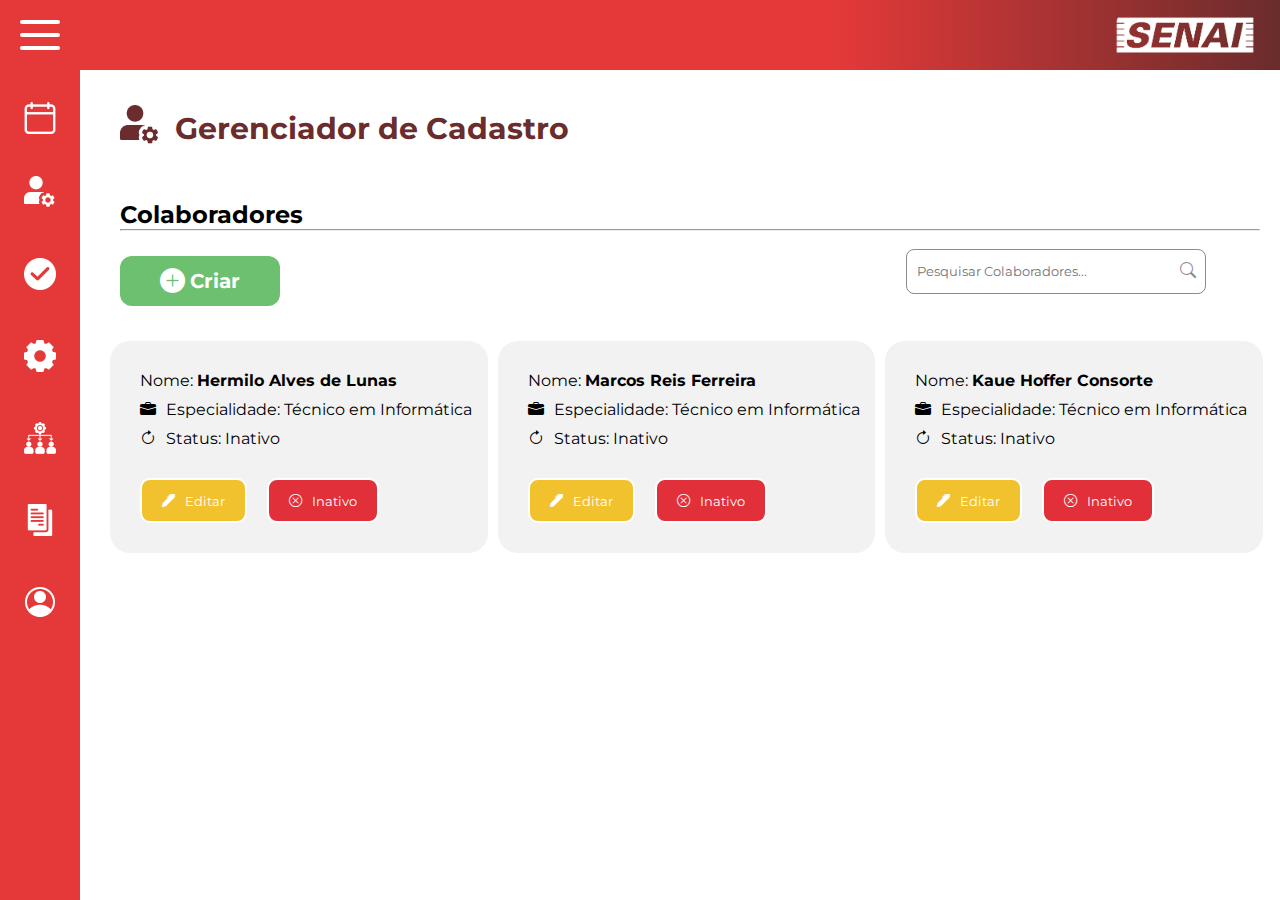
<file: cadastros/cadastro_docentes.html>
<!DOCTYPE html>
<html lang="pt-br">

<head>
    <meta charset="UTF-8">
    <meta name="viewport" content="width=device-width, initial-scale=1.0">
    <title>Gerenciador-SENAI</title>
    <link rel="stylesheet" href="../css/gerenciar_cadastro.css">
    <meta name="viewport" content="initial-scale=1, width=device-width" />
    <link href="https://cdn.jsdelivr.net/npm/bootstrap@5.3.8/dist/css/bootstrap.min.css" rel="stylesheet"
        integrity="sha384-sRIl4kxILFvY47J16cr9ZwB07vP4J8+LH7qKQnuqkuIAvNWLzeN8tE5YBujZqJLB" crossorigin="anonymous">
    <link rel="stylesheet" href="https://cdn.jsdelivr.net/npm/bootstrap-icons@1.13.1/font/bootstrap-icons.min.css">
</head>

<body>
    <header>
        <div class="menu-box" id="menu-btn">
            <span></span>
            <span></span>
            <span></span>
        </div>
        <img class="logo_senai" src="../assets/logo_senai.png" alt="Logo SENAI">
    </header>

    <nav class="sidebar" id="sidebar">
        <ul>
            <li>
                <a href="#">
                    <img src="../assets/calendar.png" alt="Ícone de calendário">
                    <span class="menu-texto">Calendário<br></span>
                </a>
            </li>
            <li>
                <a href="#">
                    <img src="../assets/profile.png" alt="Ícone de perfil">
                    <span class="menu-texto">Gerenciar<br>Cadastros</span>
                </a>
            </li>
            <li>
                <a href="#">
                    <img src="../assets/checked.png" alt="Ícone de check">
                    <span class="menu-texto">Validação<br>de Turmas</span>
                </a>
            </li>
            <li>
                <a href="#">
                    <img src="../assets/gear.png" alt="Ícone de engrenagem">
                    <span class="menu-texto">Ferramentas<br>de Gestão</span>
                </a>
            </li>
            <li>
                <a href="#">
                    <img src="../assets/alocacao.png" alt="Ícone de alocação">
                    <span class="menu-texto">Alterar<br>Alocações</span>
                </a>
            </li>
            <li>
                <a href="#">
                    <img src="../assets/report (1).png" alt="Ícone de relatório">
                    <span class="menu-texto">Gerar<br>Relatórios</span>
                </a>
            </li>
            <li>
                <a href="#">
                    <img src="../assets/account.png" alt="Ícone de conta">
                    <span class="menu-texto">Meu<br>Perfil</span>
                </a>
            </li>
        </ul>
    </nav>

    <main id="conteudo-cadastro">
        <div class="titulos">
            <div class="gerenciar-titulo">
                <img src="../assets/profile_red.png" alt="icone_person">
                <h1>Gerenciador de Cadastro</h1>
            </div>
            <div class="Colaborador">
                <h2>Colaboradores</h2>
                <hr>
            </div>
            <div class="sub_titulos">
                <div class="adiconar">
                    <button id="abrirModal" class="adicionar_button"><i class="bi bi-plus-circle-fill"></i>
                        Criar</button>
                </div>
                <div class="pesquisa">
                    <input type="text" name="" id="searchInput" placeholder="Pesquisar Colaboradores...">
                    <span class="icon_pesquisa">
                        <i class="bi bi-search"></i>
                    </span>
                </div>
            </div>
        </div>
        <div class="conteudo_colaborador">
            <div class="info_colaborador">
                <div class="conteudo">
                    <p class="nome">Nome: <b>Hermilo Alves de Lunas </b></p>
                    <p class="especialidade"> <b><i class="bi bi-briefcase-fill"></i></b>Especialidade: Técnico em Informática</p>
                    <p class="status"><b><i class="bi bi-arrow-clockwise" id="status_para"></i></b>Status: Inativo</p>
                </div>
                <div class="funcoes">
                    <button class="editar_colaborador"><i class="bi bi-pen-fill"></i>Editar </button>
                    <button class="status_colaborador inativo"><i class="bi bi-x-circle"></i>Inativo</button>
                </div>
            </div>
            <div class="info_colaborador">
                <div class="conteudo">
                    <p class="nome">Nome: <b>Marcos Reis Ferreira</b></p>
                    <p class="especialidade"> <b><i class="bi bi-briefcase-fill"></i></b>Especialidade: Técnico em Informática</p>
                    <p class="status"><b><i class="bi bi-arrow-clockwise" id="status_para"></i></b>Status: Inativo</p>
                </div>
                <div class="funcoes">
                    <button class="editar_colaborador"><i class="bi bi-pen-fill"></i>Editar </button>
                    <button class="status_colaborador inativo"><i class="bi bi-x-circle"></i>Inativo</button>
                </div>
            </div>
            <div class="info_colaborador">
                <div class="conteudo">
                    <p class="nome">Nome: <b>Kaue Hoffer Consorte</b></p>
                    <p class="especialidade"> <b><i class="bi bi-briefcase-fill"></i></b>Especialidade: Técnico em Informática</p>
                    <p class="status"><b><i class="bi bi-arrow-clockwise" id="status_para"></i></b>Status: Inativo</p>
                </div>
                <div class="funcoes">
                    <button class="editar_colaborador"><i class="bi bi-pen-fill"></i>Editar </button>
                    <button class="status_colaborador inativo"><i class="bi bi-x-circle"></i>Inativo</button>
                </div>
            </div>
        </div>
    </main>

    <div id="modalCriar" class="modal">
        <div class="modal-content">
            <span class="close" data-modal="modalCriar"><i class="bi bi-x-circle"></i></span>
            <div class="header-container">
                <h2>Criar Colaborador</h2>
                <div class="header-underline"></div>
            </div>
            <p>Preencha os campos abaixo para realizar o cadastro de um novo colaborador.</p>
            <div class="input-group">
                <input type="text" id="addNome" placeholder="Nome do Colaborador">
                <input type="text" id="addEspecialidade" placeholder="Especialidades">
                <label for="cor_curso" class="label-cor">
                    Escolha sua cor
                    <div id="cor-quadrado" class="cor-quadrado"></div>
                    <input type="color" id="cor_curso" class="input-cor-oculto">
                </label>
                <div class="status_ambiente">
                    <label>
                        <input type="radio" name="status_ambiente" value="1" checked> Ativo
                    </label>
                    <label>
                        <input type="radio" name="status_ambiente" value="0"> Inativo
                    </label>
                </div>
                <select name="" id="">
                    <option value="Tipo Colaborador"></option>
                </select>
            </div>
            <div class="button-container">
                <button class="btn-criar">Criar</button>
            </div>
        </div>
    </div>

    <div id="modalEditar" class="modal">
        <div class="modal-content">
            <span class="close" data-modal="modalEditar"><i class="bi bi-x-circle"></i></span>
            <div class="header-container">
                <h2>Editar Colaborador</h2>
                <div class="header-underline"></div>
            </div>
            <p>Altere os campos abaixo para atualizar o cadastro do olaboradores.</p>
            <forms action="" class="input-group">
                <input type="text" id="editNome" placeholder="Nome">
                <input type="text" id="editEspecialidade" placeholder="Especialidade">
               
            <div class="button-container">
                <button id="salvarEdicao" class="btn-salvar">Salvar</button>
            </div>
        </forms>
        </div>
    </div>

    <script src="../script/script_docentes.js"></script>
    <script src="https://cdn.jsdelivr.net/npm/bootstrap@5.3.8/dist/js/bootstrap.bundle.min.js"
        integrity="sha384-FKyoEForCGlyvwx9Hj09JcYn3nv7wiPVlz7YYwJrWVcXK/BmnVDxM+D2scQbITxI"
        crossorigin="anonymous"></script>

</body>

</html>
</file>
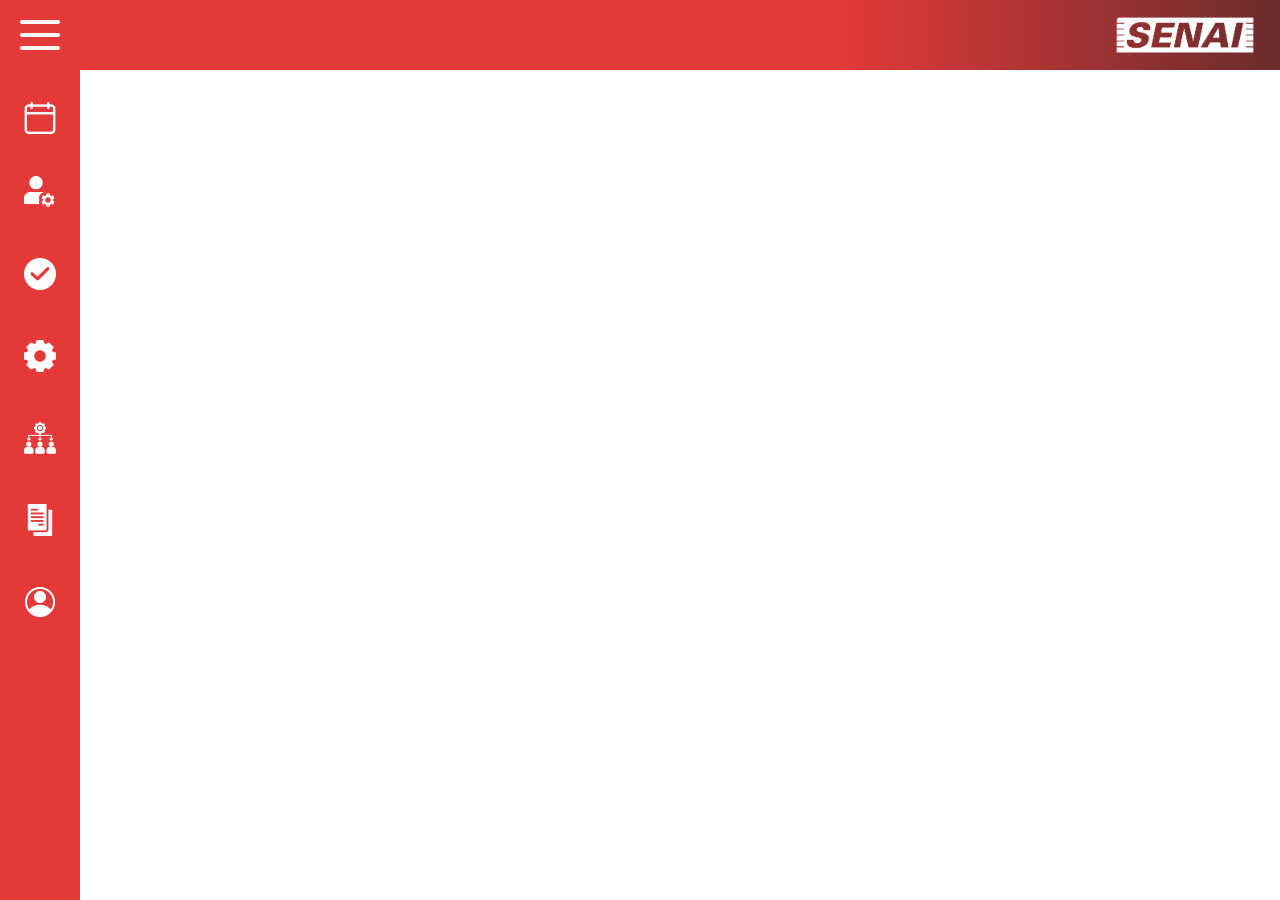
<file: cadastros/profile.html>
<!DOCTYPE html>
<html lang="pt-br">
<head>
    <meta charset="UTF-8">
    <meta name="viewport" content="width=device-width, initial-scale=1.0">
    <title>Gerenciador-SENAI</title>
    <link rel="stylesheet" href="../css/gerenciar_cadastro.css">
    <meta name="viewport" content="initial-scale=1, width=device-width" />
    <link href="https://cdn.jsdelivr.net/npm/bootstrap@5.3.8/dist/css/bootstrap.min.css" rel="stylesheet"
        integrity="sha384-sRIl4kxILFvY47J16cr9ZwB07vP4J8+LH7qKQnuqkuIAvNWLzeN8tE5YBujZqJLB" crossorigin="anonymous">
    <link rel="stylesheet" href="https://cdn.jsdelivr.net/npm/bootstrap-icons@1.13.1/font/bootstrap-icons.min.css">
</head>
<body>
    <header>
        <div class="menu-box" id="menu-btn">
            <span></span>
            <span></span>
            <span></span>
        </div>
        <img class="logo_senai" src="../assets/logo_senai.png" alt="Logo SENAI">
    </header>

    <nav class="sidebar" id="sidebar">
        <ul>
            <li>
                <a href="#">
                    <img src="../assets/calendar.png" alt="Ícone de calendário">
                    <span class="menu-texto">Calendário<br></span>
                </a>
            </li>
            <li>
                <a href="#">
                    <img src="../assets/profile.png" alt="Ícone de perfil">
                    <span class="menu-texto">Gerenciar<br>Cadastros</span>
                </a>
            </li>
            <li>
                <a href="#">
                    <img src="../assets/checked.png" alt="Ícone de check">
                    <span class="menu-texto">Validação<br>de Turmas</span>
                </a>
            </li>
            <li>
                <a href="#">
                    <img src="../assets/gear.png" alt="Ícone de engrenagem">
                    <span class="menu-texto">Ferramentas<br>de Gestão</span>
                </a>
            </li>
            <li>
                <a href="#">
                    <img src="../assets/alocacao.png" alt="Ícone de alocação">
                    <span class="menu-texto">Alterar<br>Alocações</span>
                </a>
            </li>
            <li>
                <a href="#">
                    <img src="../assets/report (1).png" alt="Ícone de relatório">
                    <span class="menu-texto">Gerar<br>Relatórios</span>
                </a>
            </li>
            <li>
                <a href="#">
                    <img src="../assets/account.png" alt="Ícone de conta">
                    <span class="menu-texto">Meu<br>Perfil</span>
                </a>
            </li>
        </ul>
    </nav>
    
</body>
</html>
</file>
<file: css/gerenciar_cadastro.css>
@import url('https://fonts.googleapis.com/css2?family=Montserrat:ital,wght@0,100..900;1,100..900&display=swap');

 * {
     padding: 0;
     margin: 0;
     box-sizing: border-box;
     font-family: Montserrat, sans-serif;
 }

 body {
     width: 100vw;
     height: 100vh;
     overflow-x: hidden;
 }

 header {
     width: 100%;
     height: 70px;
     background: linear-gradient(to right, #e53939 65%, #6a2c2c 100%);
     display: flex;
     align-items: center;
     justify-content: space-between;
     padding: 0 20px;
     position: fixed;
     top: 0;
     left: 0;
     z-index: 100;
 }

 .logo_senai {
     width: 150px;
 }

 .menu-box {
     width: 40px;
     height: 30px;
     display: flex;
     flex-direction: column;
     justify-content: space-between;
     cursor: pointer;
     z-index: 10;
 }

 .menu-box span {
     display: block;
     height: 4px;
     width: 100%;
     background: white;
     border-radius: 2px;
     transition: all 0.3s ease-in-out;
 }

 .menu-box.active span:nth-child(1) {
     transform: rotate(45deg) translate(7px, 7px);
 }

 .menu-box.active span:nth-child(2) {
     opacity: 0;
 }

 .menu-box.active span:nth-child(3) {
     transform: rotate(-45deg) translate(11px, -12px);
 }

 .sidebar {
     position: fixed;
     top: 70px;
     left: 0;
     width: 80px;
     height: calc(100% - 70px);
     background: #e53939;
     transition: width 0.3s ease-in-out;
     z-index: 5;
     overflow-x: hidden;
 }

 .sidebar.active {
     width: 250px;
 }

 .sidebar ul {
     list-style: none;
     padding: 0;
 }

 .sidebar ul li {
     border-bottom: 2px solid transparent;
     transition: border-color 0.3s ease-in-out;
 }

 .sidebar.active ul li {
     border-bottom-color: white;
 }

 .sidebar ul li:last-child {
     border-bottom: none;
 }

 .sidebar ul li a {
     text-decoration: none;
     color: white;
     display: flex;
     align-items: center;
     justify-content: flex-start;
     height: 80px;
     padding: 0 15px;
     transition: background 0.2s, padding-left 0.3s ease-in-out;
     font-size: 18px;
     position: relative;
     overflow: hidden;
 }

 .sidebar ul li:first-child a {
     padding-top: 15px;
 }

 .sidebar:not(.active) ul li a {
     padding-left: 24px;
 }

 .sidebar ul li a:hover {
     background-color: #c42a2a;
 }

 .sidebar img {
     width: 32px;
     min-width: 32px;
     height: 32px;
     margin-right: 0;
     transition: margin-right 0.3s ease-in-out;
 }

 .sidebar.active img {
     margin-right: 15px;
 }

 .menu-texto {
     opacity: 0;
     width: 0;
     pointer-events: none;
     transition: opacity 0.2s ease-in-out, width 0.3s ease-in-out;
 }

 .sidebar.active .menu-texto {
     opacity: 1;
     width: auto;
     pointer-events: auto;
     line-height: 1.3;
 }

 main {
     transition: margin-left 0.3s ease-in-out;
     padding-top: 90px;
     padding-left: 20px;
     margin-left: 80px;
     display: flex;
     flex-direction: column;
 }

 main.push {
     margin-left: 250px;
 }

 .titulos {
     margin: 20px;
 }

 .gerenciar-titulo {
     height: 90px;
     width: 100%;
     color: #6a2c2c;
     display: flex;
     justify-content: start;
     gap: 15px;
 }

 .gerenciar-titulo h1 {
     font-weight: 700;
     font-size: 30px;
 }

 .gerenciar-titulo img {
     position: relative;
     bottom: 5px;
     width: 40px;
     height: 40px;
 }

 .colaborador {
     display: flex;
     flex-direction: column;
     color: #8C8C8C;
     font-weight: 700;
     font-size: 20px;
 }

 .colaborador h2 {
     margin-bottom: 0;
 }

 .colaborador hr {
     border: none;
     border-top: 4px solid #000000;
     width: 30%;
     border-radius: 10px;
 }

 .sub_titulos {
     width: 97%;
     height: 80px;
     display: flex;
     justify-content: space-between;
     align-items: center;
 }

 .adicionar_button {
     height: 50px;
     width: 160px;
     background-color: #6CC070;
     color: white;
     border: none;
     border-radius: 12px;
     font-size: 20px;
     font-weight: 700;
     display: flex;
     justify-content: center;
     align-items: center;
     gap: 5px;
     margin-top: 20px;
 }

 .bi-plus-circle-fill {
     font-size: 25px;
 }

 .pesquisa input {
     outline: none;
     height: 45px;
     width: 300px;
     border-radius: 8px;
     border: 1px solid #8C8C8C;
     padding: 10px;
     color: #8C8C8C;
 }

 .icon_pesquisa {
     position: relative;
     right: 30px;
     color: #8C8C8C;
 }

 .modal {
     display: none;
     position: fixed;
     z-index: 1000;
     left: 0;
     top: 0;
     width: 100%;
     height: 100%;
     overflow: auto;
     background-color: rgba(0, 0, 0, 0.4);
     transition: opacity 0.3s ease;
 }

 .modal-content {
     background-color: #fff;
     margin: 10% auto;
     padding: 30px;
     border-radius: 12px;
     width: 90%;
     max-width: 550px;
     position: relative;
     box-shadow: 0 5px 15px rgba(0, 0, 0, 0.3);
     animation: fadeIn 0.3s ease-out;
 }

 @keyframes fadeIn {
     from {
         opacity: 0;
         transform: translateY(-20px);
     }

     to {
         opacity: 1;
         transform: translateY(0);
     }
 }

 .modal-content .header-container {
     text-align: center;
 }

 .modal-content h2 {
     margin-top: 0;
     margin-bottom: 8px;
     font-size: 28px;
     color: #333;
     font-weight: bold;
 }

 .modal-content .header-underline {
     width: 60%;
     height: 3px;
     background-color: #9A1915;
     margin: 0 auto 25px auto;
 }

 .modal-content p {
     font-size: 16px;
     color: #666;
     margin-bottom: 30px;
     text-align: center;
 }

 .input-group {
     display: flex;
     gap: 20px;
     margin-bottom: 30px;
     flex-direction: row;
 }

 .input-group input {
     flex: 1;
     padding: 12px 0;
     border: none;
     border-bottom: 1px solid #ccc;
     font-size: 18px;
     background-color: transparent;
 }

 .input-group input:focus {
     outline: none;
     border-bottom-color: #d90000;
 }

 .input-group input::placeholder {
     color: #aaa;
 }

 .button-container {
     display: flex;
     justify-content: flex-end;
 }

 .btn-criar,
 .btn-salvar {
     background-color: #d90000;
     color: #fff;
     border: none;
     padding: 14px 35px;
     border-radius: 8px;
     cursor: pointer;
     font-size: 18px;
     font-weight: 700;
     width: auto;
     transition: background-color 0.3s ease;
 }

 .btn-criar:hover,
 .btn-salvar:hover {
     background-color: #a50000;
 }

 .close {
     position: absolute;
     top: 20px;
     right: 20px;
     color: #9A1915;
     font-size: 32px;
     font-weight: bold;
     cursor: pointer;
     transition: transform 0.2s ease;
 }

 .close:hover {
     transform: scale(1.1);
 }

 .conteudo_colaborador {
     height: 100%;
     width: 100%;
     display: flex;
     flex-direction: row;
     flex-wrap: wrap;
     gap: 10px;
     margin: 10px;
 }

 .info_colaborador {
     width: 32%;
     height: auto;
     min-height: 200px;
     background-color: #F2F2F2;
     border-radius: 20px;
     display: flex;
     flex-direction: column;
     justify-content: space-between;
     margin-bottom: 10px;
 }

 @media (max-width: 768px) {
     .info_colaborador {
         width: 100%;
     }
 }

 .conteudo {
     display: flex;
     justify-content: space-around;
     align-items: start;
     flex-direction: column;
     width: 100%;
     margin: 30px;
     gap: 10px;
 }

 .especialidade {
     display: flex;
     gap: 10px;
 }

 .status {
     display: flex;
     gap: 10px;
 }

 .funcoes {
     display: flex;
     justify-content: flex-start;
     margin: 0 30px 30px 30px;
     gap: 20px;
 }

 .funcoes .editar_colaborador {
     height: 45px;
     width: auto;
     padding: 0 20px;
     background-color: #F2C12E;
     color: white;
     border: 2px solid white;
     border-radius: 10px;
     display: flex;
     justify-content: center;
     align-items: center;
     gap: 10px;
 }

 .funcoes .status_colaborador {
     height: 45px;
     width: auto;
     padding: 0 20px;
     color: white;
     border: 2px solid white;
     border-radius: 10px;
     display: flex;
     justify-content: center;
     align-items: center;
     gap: 10px;
     transition: background-color 0.3s ease;
 }
 .funcoes_curso .editar_colaborador {
     height: 45px;
     width: auto;
     padding: 0 20px;
     background-color: #F2C12E;
     color: white;
     border: 2px solid white;
     border-radius: 10px;
     display: flex;
     justify-content: center;
     align-items: center;
     gap: 10px;
 }

 .funcoes_curso .status_colaborador {
     height: 45px;
     width: auto;
     padding: 0 20px;
     color: white;
     border: 2px solid white;
     border-radius: 10px;
     display: flex;
     justify-content: center;
     align-items: center;
     gap: 10px;
     transition: background-color 0.3s ease;
 }
 

 .funcoes .status_colaborador.inativo {
     background-color: #E1303A;
 }

 .funcoes .status_colaborador.ativo {
     background-color: #28a745;
 }
 .funcoes_curso .status_colaborador.inativo {
     background-color: #E1303A;
 }

 .funcoes_curso .status_colaborador.ativo {
     background-color: #28a745;
 }
 .status_ambiente{
    width: 100%;
    font-size: 20px;
    display: flex;
    justify-content: start;
    align-items: center;
    gap: 20px;
 }
 .buttons_curso{
    display: flex;
    height: 20%;
    width: 100%;
    justify-content: start;
    align-items: center;
    gap:10px;
    margin: 20px;
 }
 .editar_colaborador:hover,
 .status_colaborador:hover {
     transform: scale(1.05);
     transition: all 0.5s;
 }
 .funcoes_curso .horario {
     height: 45px;
     width: auto;
     padding: 0 20px;
     background-color: #007BFF;
     color: white;
     border: 2px solid white;
     border-radius: 10px;
     display: flex;
     justify-content: center;
     align-items: center;
     gap: 10px;
 }
 .select_tipos{
    border: none;
    border-bottom: 1px solid #ccc;
    color: #aaa;
    padding: 12px 0;
    font-size: 18px;
    width: 50%;
 }
 .select_tipos{
    outline: none;
 }
 .select_tipos:focus{
    color: #000;
 }
 .select_tipos option{
    color: #000;
 }
/* Estilo base do input color */
#addColor {
  -webkit-appearance: none; /* remove estilo padrão do Chrome/Safari */
  -moz-appearance: none;    /* remove estilo padrão do Firefox */
  appearance: none;
  width: 10px;              /* largura igual à da foto */
  height: 40px;             /* altura igual à da foto */
  border: none;
  cursor: pointer;
  padding: 0;
  margin-left: 10px;        /* se quiser afastar dos outros inputs */
}
/* Seu arquivo CSS */

/* Estilos para o container do input de cor */
.label-cor {
    width: 45%;
    display: flex;
    justify-content: space-between;
    align-items: center;
    gap: 10px; /* Espaço entre o texto e o quadrado */
    cursor: pointer;
    font-size: 18px;
    color: #aaa;
    margin-top: 10px;
    border: none;
    border-bottom:1px solid #aaa;
}

/* Estilos para o quadrado que vai exibir a cor */
.cor-quadrado {
    width: 35px;
    height: 35px;
    border: 2px solid #ccc;
    border-radius: 5px;
    background-color: #000000; /* Cor inicial, pode ser a mesma do input */
    transition: background-color 0.3s ease;
}

/* Esconde o input de cor original, mas o mantém clicável */
.input-cor-oculto {
    opacity: 0;
    position: absolute;
    width: 35px;
    height: 35px;
    cursor: pointer;
}
</file>
